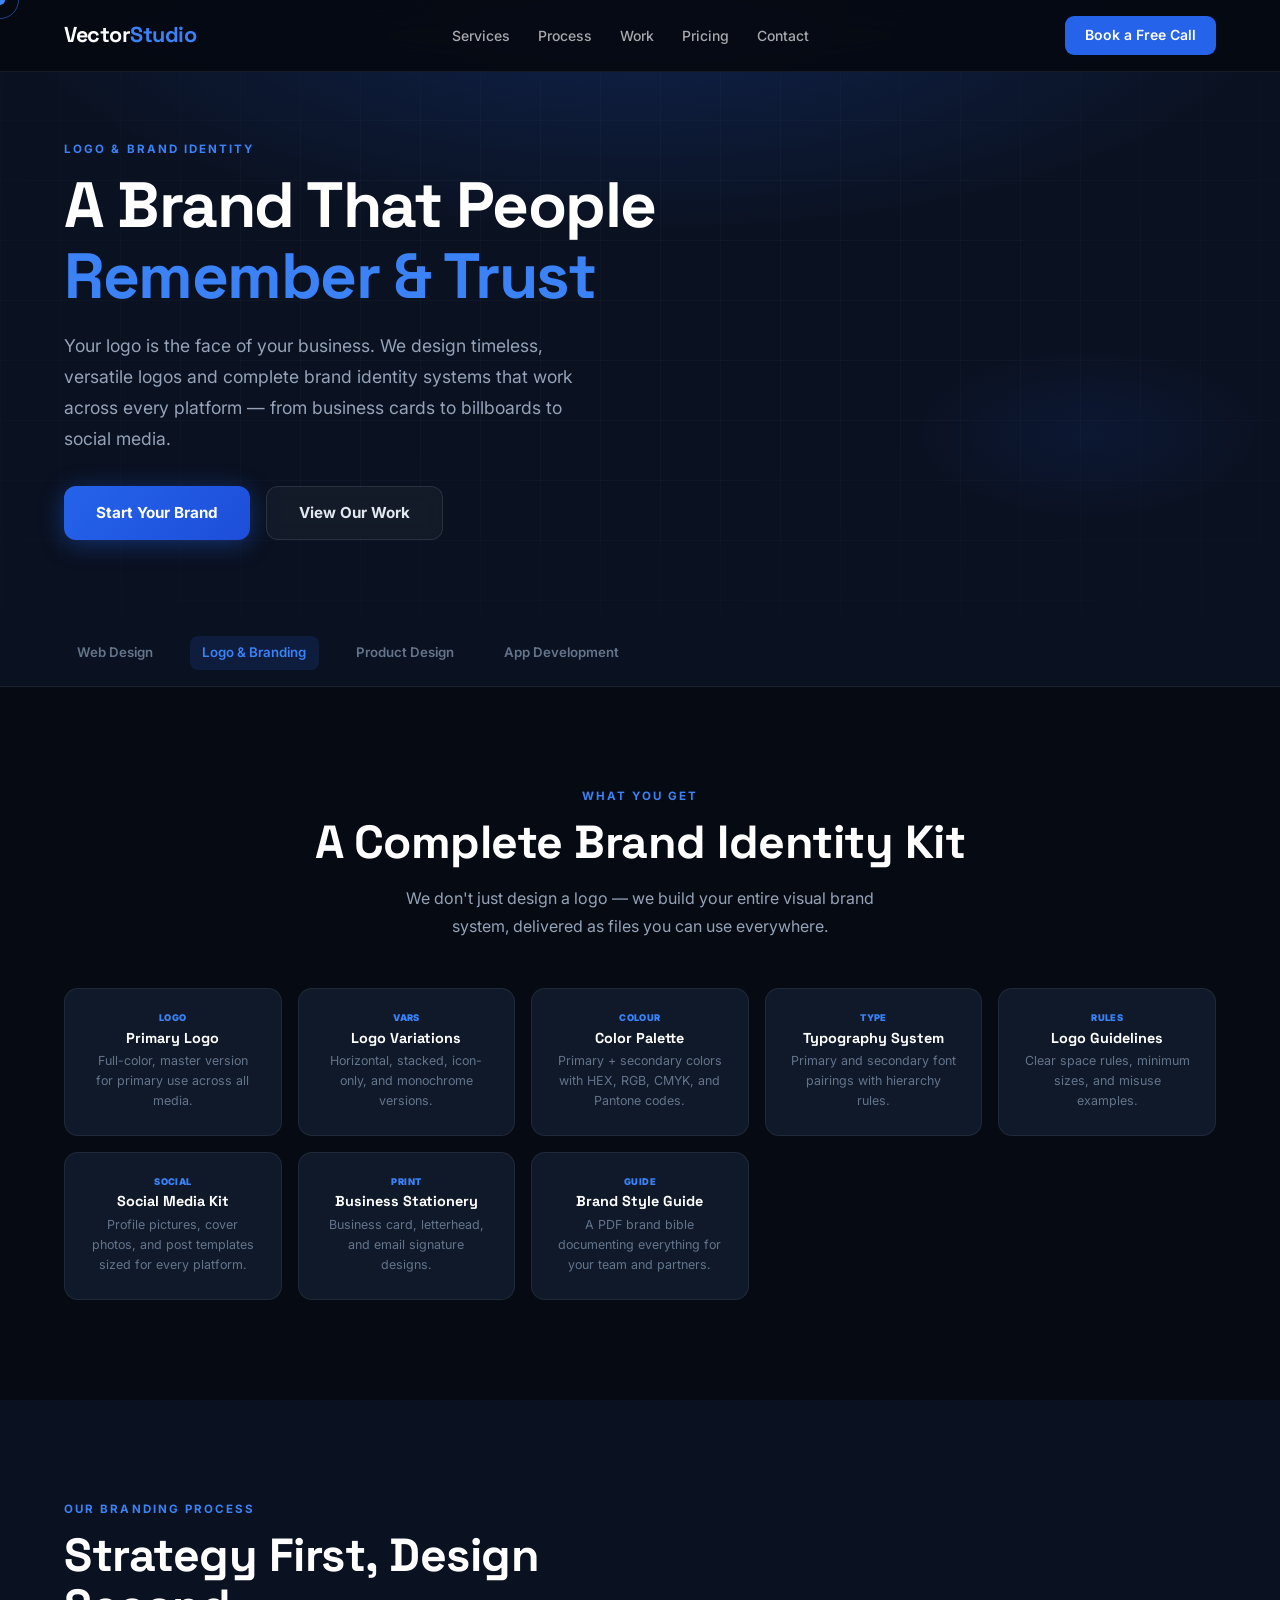
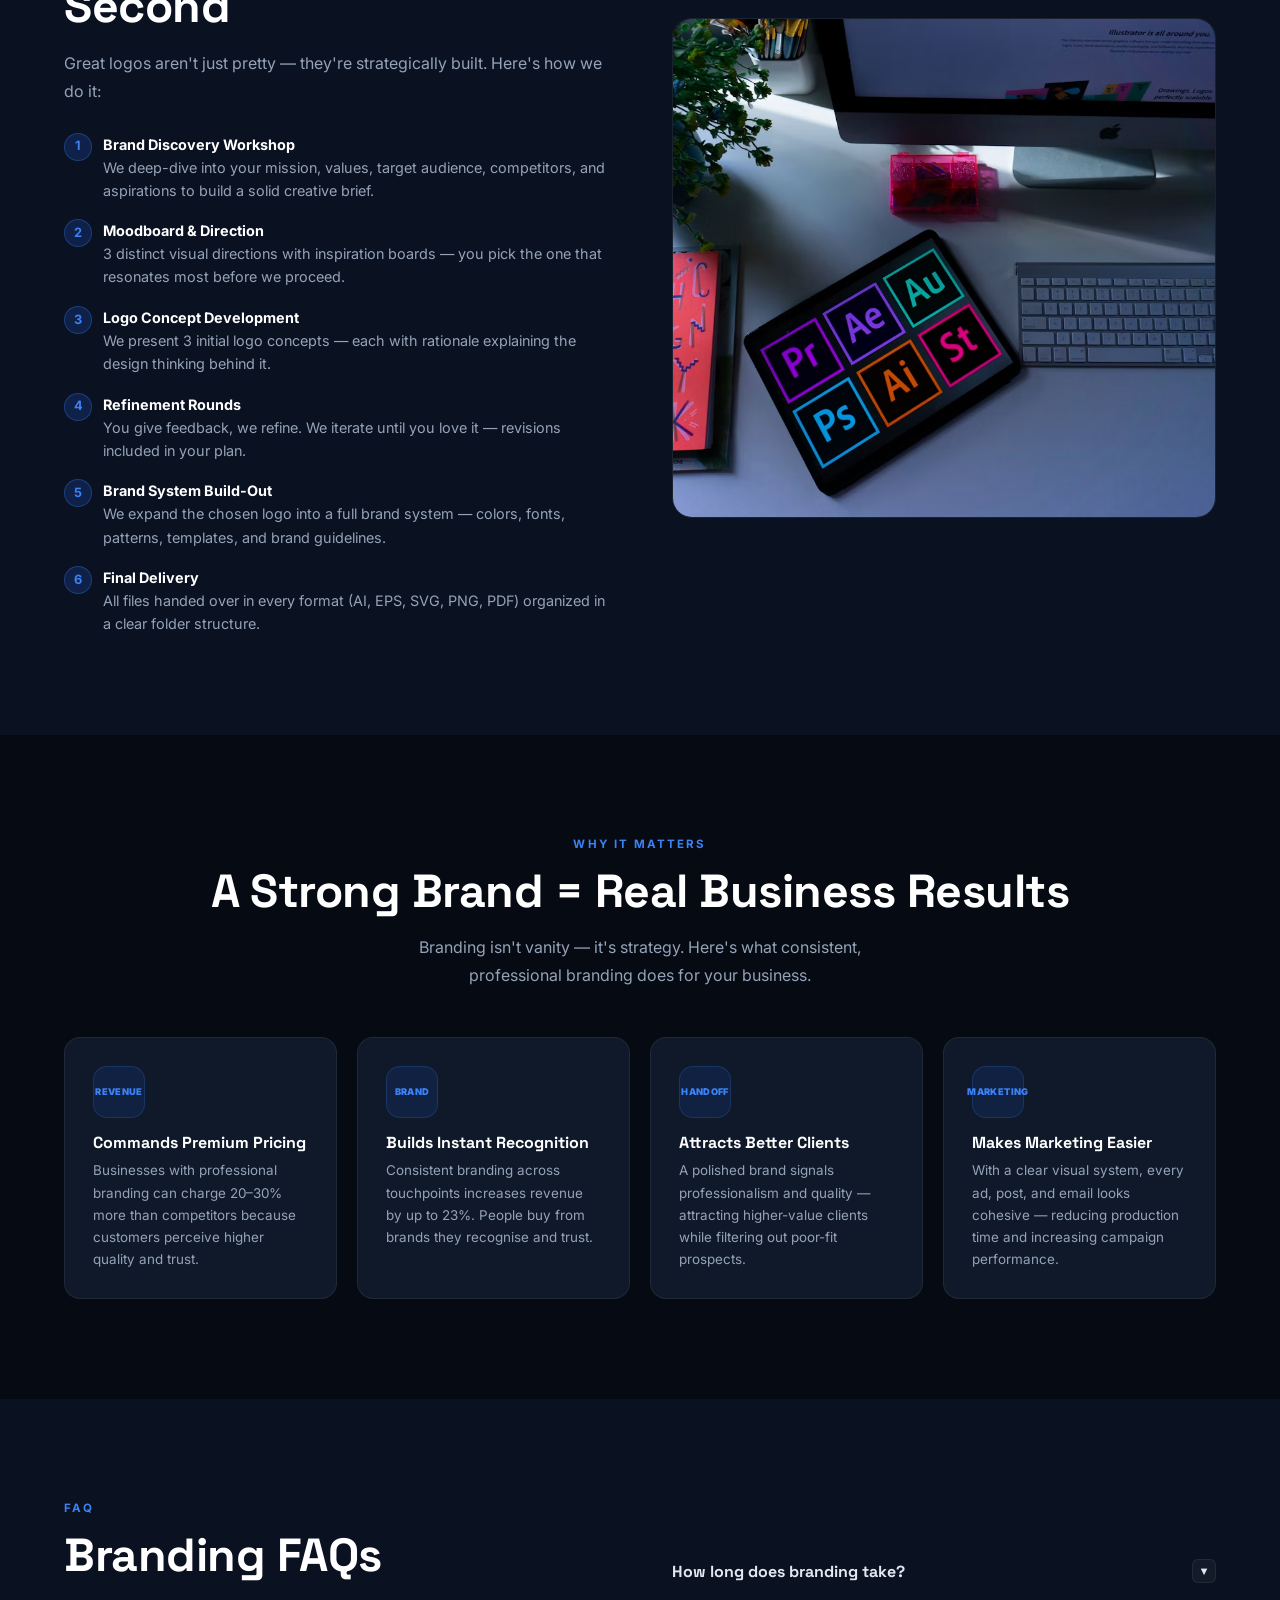
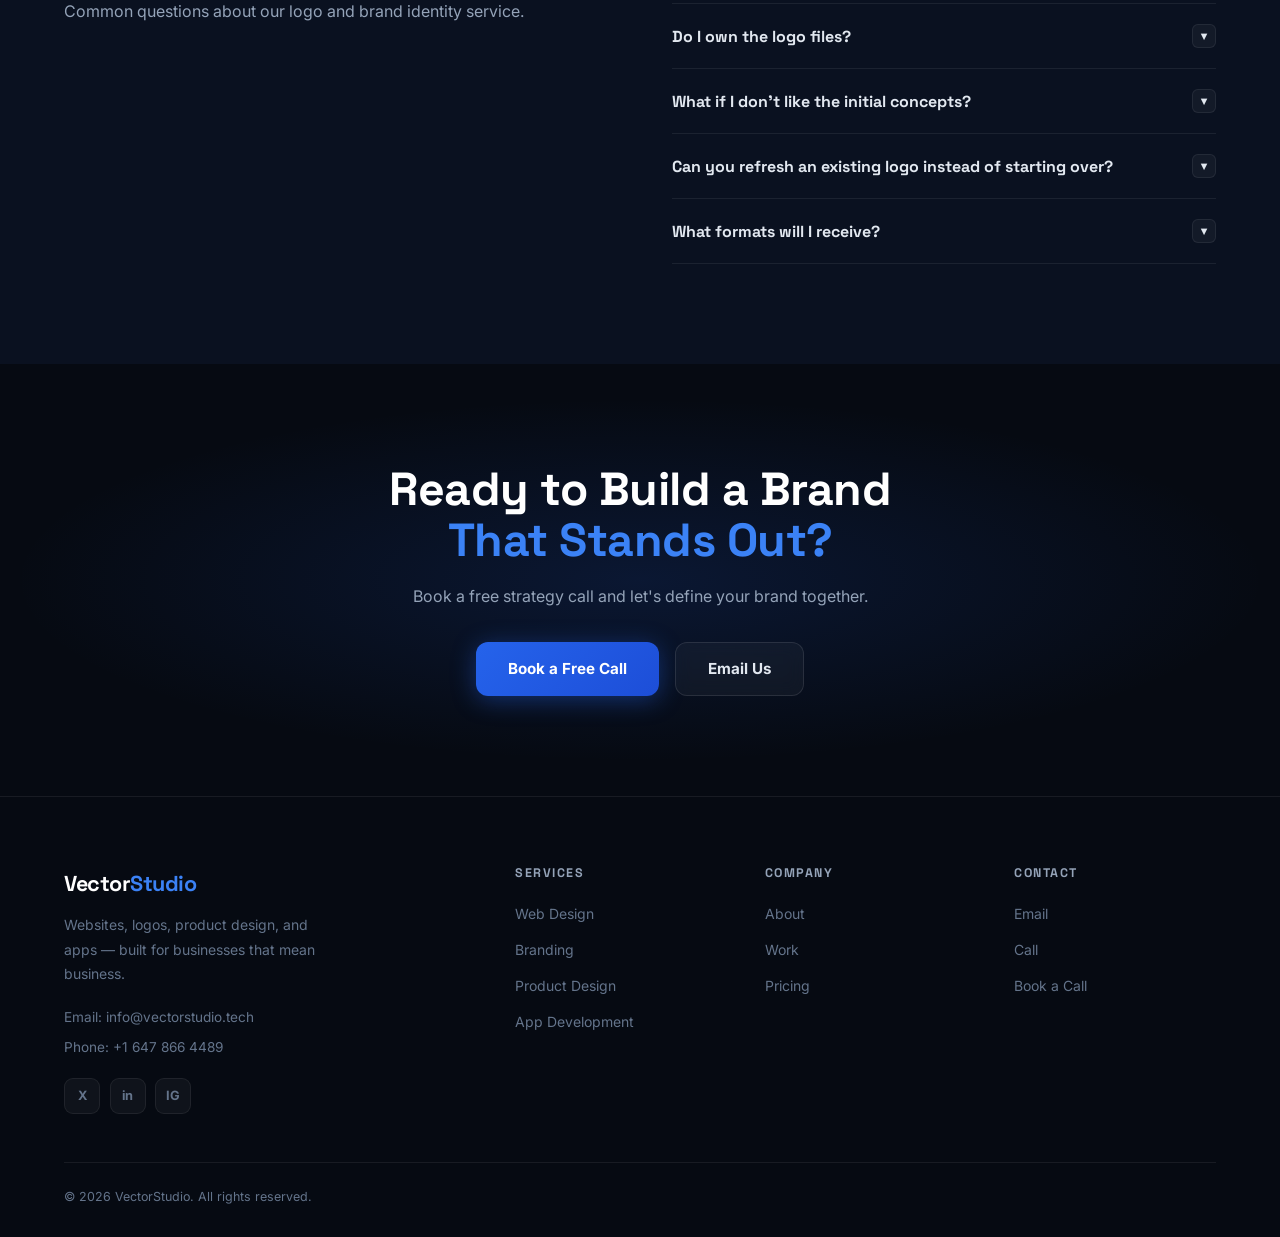
<file: branding.html>
<!DOCTYPE html>
<html lang="en">
<head>
  <meta charset="UTF-8" /><meta name="viewport" content="width=device-width, initial-scale=1.0" />
  <title>Logo & Brand Identity — VectorStudio</title>
  <meta name="description" content="Timeless logos and complete brand identity systems for businesses of every size. From concept to full brand kit." />
  <link rel="preconnect" href="https://fonts.googleapis.com" /><link rel="preconnect" href="https://fonts.gstatic.com" crossorigin />
  <link href="https://fonts.googleapis.com/css2?family=Inter:wght@300;400;500;600;700;800;900&family=Space+Grotesk:wght@400;500;600;700;800&display=swap" rel="stylesheet" />
  <link rel="stylesheet" href="style.css" />
  <style>
    #services-nav{background:var(--dark-2);border-bottom:1px solid var(--glass-border);padding:1rem 5%;display:flex;gap:1.5rem;flex-wrap:wrap;overflow-x:auto;}
    #services-nav a{color:var(--text-muted);font-size:.83rem;font-weight:600;white-space:nowrap;padding:.4rem .8rem;border-radius:8px;transition:all .2s;}
    #services-nav a:hover,#services-nav a.active{background:rgba(37,99,235,.15);color:var(--blue-light);}
    .two-col{display:grid;grid-template-columns:1fr 1fr;gap:4rem;align-items:center;}
    .two-col.flip{direction:rtl;}.two-col.flip>*{direction:ltr;}
    .service-img-full{width:100%;border-radius:20px;object-fit:cover;border:1px solid var(--glass-border);}
    .checklist{list-style:none;display:flex;flex-direction:column;gap:.65rem;margin-top:1.5rem;}
    .checklist li{display:flex;align-items:flex-start;gap:.7rem;color:var(--text-dim);font-size:.9rem;line-height:1.6;}
    .deliverables-grid{display:grid;grid-template-columns:repeat(auto-fit,minmax(180px,1fr));gap:1rem;margin-top:2.5rem;}
    .deliverable{background:var(--dark-3);border:1px solid var(--glass-border);border-radius:14px;padding:1.5rem;text-align:center;transition:all .3s;}
    .deliverable:hover{border-color:rgba(59,130,246,.3);transform:translateY(-4px);}
    .deliverable .di{font-size:2rem;margin-bottom:.6rem;}
    .deliverable h5{color:#fff;font-size:.9rem;font-weight:700;}
    .deliverable p{color:var(--text-muted);font-size:.78rem;margin-top:.3rem;}
    @media(max-width:768px){.two-col{grid-template-columns:1fr;}.two-col.flip{direction:ltr;}}
  </style>
  <meta name="robots" content="index, follow, max-snippet:-1, max-image-preview:large, max-video-preview:-1" />
  <meta property="og:type" content="website" />
  <meta property="og:site_name" content="VectorStudio" />
  <meta name="twitter:card" content="summary_large_image" />
  <meta name="twitter:site" content="@vectorstudio" />
  <meta property="og:title" content="Logo & Brand Identity Design — VectorStudio" />
  <meta property="og:description" content="Timeless logos and complete brand kits. Strategy-first design that makes your business memorable." />
  <meta property="og:url" content="https://vectorstudio.tech/branding.html" />
  <script type="application/ld+json">
  {
  "@context": "https://schema.org",
  "@graph": [
    {
      "@type": "ProfessionalService",
      "@id": "https://vectorstudio.tech/#organization",
      "name": "VectorStudio",
      "url": "https://vectorstudio.tech",
      "email": "info@vectorstudio.tech",
      "telephone": "+1-647-866-4489",
      "description": "VectorStudio is a full-service digital design studio helping businesses build websites, logos, product designs, and mobile apps starting at $109 per month.",
      "priceRange": "$$",
      "areaServed": "Worldwide",
      "serviceType": [
        "Website Design",
        "Logo Design",
        "Brand Identity",
        "UI/UX Design",
        "Mobile App Development"
      ],
      "hasOfferCatalog": {
        "@type": "OfferCatalog",
        "name": "Digital Design Services",
        "itemListElement": [
          {
            "@type": "Offer",
            "itemOffered": {
              "@type": "Service",
              "name": "Website Design and Development",
              "url": "https://vectorstudio.tech/web-design.html"
            }
          },
          {
            "@type": "Offer",
            "itemOffered": {
              "@type": "Service",
              "name": "Logo and Brand Identity Design",
              "url": "https://vectorstudio.tech/branding.html"
            }
          },
          {
            "@type": "Offer",
            "itemOffered": {
              "@type": "Service",
              "name": "Product and UI/UX Design",
              "url": "https://vectorstudio.tech/product-design.html"
            }
          },
          {
            "@type": "Offer",
            "itemOffered": {
              "@type": "Service",
              "name": "Mobile App Development",
              "url": "https://vectorstudio.tech/apps.html"
            }
          }
        ]
      }
    },
    {
      "@type": "Service",
      "name": "Logo and Brand Identity Design",
      "provider": {
        "@id": "https://vectorstudio.tech/#organization"
      },
      "url": "https://vectorstudio.tech/branding.html",
      "description": "Timeless logo design and complete brand identity systems including colour palettes, typography, brand guidelines, and social media kits.",
      "offers": {
        "@type": "Offer",
        "price": "109",
        "priceCurrency": "USD",
        "priceSpecification": {
          "@type": "UnitPriceSpecification",
          "price": "109",
          "priceCurrency": "USD",
          "unitText": "MONTH"
        }
      }
    },
    {
      "@type": "FAQPage",
      "mainEntity": [
        {
          "@type": "Question",
          "name": "How long does logo and brand identity design take?",
          "acceptedAnswer": {
            "@type": "Answer",
            "text": "A logo and basic brand kit typically takes 1 to 2 weeks. A full brand identity system including guidelines and templates takes 2 to 4 weeks."
          }
        },
        {
          "@type": "Question",
          "name": "Do I own the logo files after VectorStudio designs my logo?",
          "acceptedAnswer": {
            "@type": "Answer",
            "text": "Yes. You receive full ownership of all source files including AI, EPS, SVG, PNG, and PDF formats. VectorStudio retains no rights to your final logo."
          }
        },
        {
          "@type": "Question",
          "name": "What if I do not like the initial logo concepts?",
          "acceptedAnswer": {
            "@type": "Answer",
            "text": "VectorStudio presents 3 distinct logo concepts. If none resonate, they schedule a feedback call and create additional concepts at no extra cost."
          }
        },
        {
          "@type": "Question",
          "name": "Can VectorStudio refresh my existing logo instead of starting over?",
          "acceptedAnswer": {
            "@type": "Answer",
            "text": "Yes. VectorStudio offers logo evolution services that modernise your existing logo while retaining brand recognition."
          }
        },
        {
          "@type": "Question",
          "name": "What file formats will I receive for my logo?",
          "acceptedAnswer": {
            "@type": "Answer",
            "text": "Every logo comes in AI, EPS, SVG, PNG with transparent and white backgrounds, and PDF formats."
          }
        }
      ]
    },
    {
      "@type": "BreadcrumbList",
      "itemListElement": [
        {
          "@type": "ListItem",
          "position": 1,
          "name": "Home",
          "item": "https://vectorstudio.tech"
        },
        {
          "@type": "ListItem",
          "position": 2,
          "name": "Logo & Brand Identity",
          "item": "https://vectorstudio.tech/branding.html"
        }
      ]
    }
  ]
}
  </script>
</head>
<body>
<div id="cursor"></div><div id="cursor-ring"></div><div id="scroll-progress"></div>

<nav>
  <a href="index.html" class="logo">Vector<span>Studio</span></a>
  <ul class="nav-links">
    <li><a href="index.html#services">Services</a></li>
    <li><a href="index.html#process">Process</a></li>
    <li><a href="index.html#portfolio">Work</a></li>
    <li><a href="index.html#pricing">Pricing</a></li>
    <li><a href="index.html#contact">Contact</a></li>
  </ul>
  <div class="nav-right">
    <a href="#" class="nav-cta" data-book>Book a Free Call</a>
    <button class="hamburger" id="hamburger"><span></span><span></span><span></span></button>
  </div>
</nav>
<div class="mobile-menu" id="mobileMenu">
  <ul><li><a href="index.html">Home</a></li><li><a href="index.html#portfolio">Work</a></li><li><a href="index.html#pricing">Pricing</a></li></ul>
  <div class="mob-contact"><a href="mailto:info@vectorstudio.tech">Email: info@vectorstudio.tech</a><a href="tel:+16478664489">Phone: +1 647 866 4489</a></div>
  <a href="#" class="btn mob-cta" data-book>Book a Free Call</a>
</div>

<div class="page-hero" style="background:var(--dark-2);">
  <div class="page-hero-bg"></div><div class="page-hero-grid"></div>
  <div class="page-hero-content">
    <span class="section-label">Logo & Brand Identity</span>
    <h1>A Brand That People<br /><span style="color:var(--blue-light)">Remember & Trust</span></h1>
    <p>Your logo is the face of your business. We design timeless, versatile logos and complete brand identity systems that work across every platform — from business cards to billboards to social media.</p>
    <div class="hero-actions">
      <a href="#" class="btn btn-primary" data-book>Start Your Brand</a>
      <a href="index.html#portfolio" class="btn btn-ghost">View Our Work</a>
    </div>
  </div>
</div>

<div id="services-nav">
  <a href="web-design.html">Web Design</a>
  <a href="branding.html" class="active">Logo & Branding</a>
  <a href="product-design.html">Product Design</a>
  <a href="apps.html">App Development</a>
</div>

<!-- Deliverables -->
<section style="background:var(--dark);">
  <div class="centered reveal" style="margin-bottom:3rem;">
    <span class="section-label">What You Get</span>
    <h2 class="section-title">A Complete Brand Identity Kit</h2>
    <p class="section-sub">We don't just design a logo — we build your entire visual brand system, delivered as files you can use everywhere.</p>
  </div>
  <div class="deliverables-grid">
    <div class="deliverable reveal delay-1"><div class="di">Logo</div><h5>Primary Logo</h5><p>Full-color, master version for primary use across all media.</p></div>
    <div class="deliverable reveal delay-2"><div class="di">Vars</div><h5>Logo Variations</h5><p>Horizontal, stacked, icon-only, and monochrome versions.</p></div>
    <div class="deliverable reveal delay-3"><div class="di">Colour</div><h5>Color Palette</h5><p>Primary + secondary colors with HEX, RGB, CMYK, and Pantone codes.</p></div>
    <div class="deliverable reveal delay-4"><div class="di">Type</div><h5>Typography System</h5><p>Primary and secondary font pairings with hierarchy rules.</p></div>
    <div class="deliverable reveal delay-1"><div class="di">Rules</div><h5>Logo Guidelines</h5><p>Clear space rules, minimum sizes, and misuse examples.</p></div>
    <div class="deliverable reveal delay-2"><div class="di">Social</div><h5>Social Media Kit</h5><p>Profile pictures, cover photos, and post templates sized for every platform.</p></div>
    <div class="deliverable reveal delay-3"><div class="di">Print</div><h5>Business Stationery</h5><p>Business card, letterhead, and email signature designs.</p></div>
    <div class="deliverable reveal delay-4"><div class="di">Guide</div><h5>Brand Style Guide</h5><p>A PDF brand bible documenting everything for your team and partners.</p></div>
  </div>
</section>

<!-- Process -->
<section style="background:var(--dark-2);">
  <div class="two-col">
    <div class="reveal-left">
      <span class="section-label">Our Branding Process</span>
      <h2 class="section-title">Strategy First, Design Second</h2>
      <p class="section-sub" style="max-width:100%">Great logos aren't just pretty — they're strategically built. Here's how we do it:</p>
      <ul class="checklist" style="gap:1.1rem;margin-top:1.75rem">
        <li><div class="check" style="background:rgba(37,99,235,.2);min-width:28px;width:28px;height:28px;font-size:.8rem">1</div><div><strong style="color:#fff">Brand Discovery Workshop</strong><br/>We deep-dive into your mission, values, target audience, competitors, and aspirations to build a solid creative brief.</div></li>
        <li><div class="check" style="background:rgba(37,99,235,.2);min-width:28px;width:28px;height:28px;font-size:.8rem">2</div><div><strong style="color:#fff">Moodboard & Direction</strong><br/>3 distinct visual directions with inspiration boards — you pick the one that resonates most before we proceed.</div></li>
        <li><div class="check" style="background:rgba(37,99,235,.2);min-width:28px;width:28px;height:28px;font-size:.8rem">3</div><div><strong style="color:#fff">Logo Concept Development</strong><br/>We present 3 initial logo concepts — each with rationale explaining the design thinking behind it.</div></li>
        <li><div class="check" style="background:rgba(37,99,235,.2);min-width:28px;width:28px;height:28px;font-size:.8rem">4</div><div><strong style="color:#fff">Refinement Rounds</strong><br/>You give feedback, we refine. We iterate until you love it — revisions included in your plan.</div></li>
        <li><div class="check" style="background:rgba(37,99,235,.2);min-width:28px;width:28px;height:28px;font-size:.8rem">5</div><div><strong style="color:#fff">Brand System Build-Out</strong><br/>We expand the chosen logo into a full brand system — colors, fonts, patterns, templates, and brand guidelines.</div></li>
        <li><div class="check" style="background:rgba(37,99,235,.2);min-width:28px;width:28px;height:28px;font-size:.8rem">6</div><div><strong style="color:#fff">Final Delivery</strong><br/>All files handed over in every format (AI, EPS, SVG, PNG, PDF) organized in a clear folder structure.</div></li>
      </ul>
    </div>
    <div class="reveal-right">
      <img src="images/branding-logo.jpg" alt="Branding work" class="service-img-full" style="height:500px" onerror="this.onerror=null;this.src='https://images.unsplash.com/photo-1626785774573-4b799315345d?w=1200&q=80&auto=format&fit=crop'" />
    </div>
  </div>
</section>

<!-- Why brand matters -->
<section style="background:var(--dark);">
  <div class="centered reveal" style="margin-bottom:3rem;">
    <span class="section-label">Why It Matters</span>
    <h2 class="section-title">A Strong Brand = Real Business Results</h2>
    <p class="section-sub">Branding isn't vanity — it's strategy. Here's what consistent, professional branding does for your business.</p>
  </div>
  <div class="features-grid">
    <div class="feature-item reveal delay-1"><div class="feature-icon">Revenue</div><h4>Commands Premium Pricing</h4><p>Businesses with professional branding can charge 20–30% more than competitors because customers perceive higher quality and trust.</p></div>
    <div class="feature-item reveal delay-2"><div class="feature-icon">Brand</div><h4>Builds Instant Recognition</h4><p>Consistent branding across touchpoints increases revenue by up to 23%. People buy from brands they recognise and trust.</p></div>
    <div class="feature-item reveal delay-3"><div class="feature-icon">Handoff</div><h4>Attracts Better Clients</h4><p>A polished brand signals professionalism and quality — attracting higher-value clients while filtering out poor-fit prospects.</p></div>
    <div class="feature-item reveal delay-4"><div class="feature-icon">Marketing</div><h4>Makes Marketing Easier</h4><p>With a clear visual system, every ad, post, and email looks cohesive — reducing production time and increasing campaign performance.</p></div>
  </div>
</section>

<!-- FAQ -->
<section style="background:var(--dark-2);">
  <div class="two-col" style="gap:4rem;align-items:start;">
    <div class="reveal-left">
      <span class="section-label">FAQ</span>
      <h2 class="section-title">Branding FAQs</h2>
      <p class="section-sub" style="max-width:100%">Common questions about our logo and brand identity service.</p>
    </div>
    <div class="faq-list reveal-right">
      <div class="faq-item"><button class="faq-q">How long does branding take? <span class="faq-chevron">▼</span></button><div class="faq-a">A logo + basic brand kit typically takes 1–2 weeks. A full brand identity system (logo, guidelines, templates, stationery) takes 2–4 weeks. Rush delivery is available.</div></div>
      <div class="faq-item"><button class="faq-q">Do I own the logo files? <span class="faq-chevron">▼</span></button><div class="faq-a">Yes — full ownership, fully transferred. You receive all source files (AI, EPS, SVG, PNG, PDF) and retain all rights. We retain no claim to your final logo.</div></div>
      <div class="faq-item"><button class="faq-q">What if I don't like the initial concepts? <span class="faq-chevron">▼</span></button><div class="faq-a">We present 3 distinct concepts. If none resonate, we schedule a feedback call and create additional concepts. We don't stop until you're genuinely excited about the direction.</div></div>
      <div class="faq-item"><button class="faq-q">Can you refresh an existing logo instead of starting over? <span class="faq-chevron">▼</span></button><div class="faq-a">Absolutely. Logo evolution (retaining recognisability while modernizing) is often the right move. We'll assess your current brand and recommend the right approach.</div></div>
      <div class="faq-item"><button class="faq-q">What formats will I receive? <span class="faq-chevron">▼</span></button><div class="faq-a">Every logo comes in: AI (editable), EPS (print), SVG (web/scalable), PNG (transparent + white background), and PDF. You'll have the right file for every use case.</div></div>
    </div>
  </div>
</section>

<section style="background:var(--dark);text-align:center;position:relative;overflow:hidden;">
  <div style="position:absolute;inset:0;background:radial-gradient(ellipse 70% 60% at 50% 50%,rgba(37,99,235,.15) 0%,transparent 70%);pointer-events:none;"></div>
  <h2 class="section-title reveal" style="position:relative;">Ready to Build a Brand<br /><span style="color:var(--blue-light)">That Stands Out?</span></h2>
  <p class="section-sub reveal" style="margin:0 auto 2rem;position:relative;">Book a free strategy call and let's define your brand together.</p>
  <div class="hero-actions centered-actions reveal" style="justify-content:center;position:relative;">
    <a href="#" class="btn btn-primary" data-book>Book a Free Call</a>
    <a href="mailto:info@vectorstudio.tech" class="btn btn-ghost">Email Us</a>
  </div>
</section>

<footer>
  <div class="footer-grid">
    <div class="footer-brand"><a href="index.html" class="logo">Vector<span>Studio</span></a><p>Websites, logos, product design, and apps — built for businesses that mean business.</p><div class="footer-contact"><a href="mailto:info@vectorstudio.tech">Email: info@vectorstudio.tech</a><a href="tel:+16478664489">Phone: +1 647 866 4489</a></div><div class="social-links"><a href="#" class="social-link">X</a><a href="#" class="social-link">in</a><a href="#" class="social-link">IG</a></div></div>
    <div class="footer-col"><h5>Services</h5><ul><li><a href="web-design.html">Web Design</a></li><li><a href="branding.html">Branding</a></li><li><a href="product-design.html">Product Design</a></li><li><a href="apps.html">App Development</a></li></ul></div>
    <div class="footer-col"><h5>Company</h5><ul><li><a href="index.html#why">About</a></li><li><a href="index.html#portfolio">Work</a></li><li><a href="index.html#pricing">Pricing</a></li></ul></div>
    <div class="footer-col"><h5>Contact</h5><ul><li><a href="mailto:info@vectorstudio.tech">Email</a></li><li><a href="tel:+16478664489">Call</a></li><li><a href="#" data-book>Book a Call</a></li></ul></div>
  </div>
  <div class="footer-bottom"><p>© 2026 VectorStudio. All rights reserved.</p></div>
</footer>

<div class="modal-backdrop" id="bookingModal">
  <div class="modal" role="dialog" aria-modal="true">
    <button class="modal-close">&times;</button>
    <div id="formBody">
      <h3>Book Your Free Discovery Call</h3>
      <p class="modal-sub">Tell us about your brand and we'll confirm your slot within 24 hours.</p>
      <form id="bookingForm">
        <input type="text" name="_honey" style="display:none"/>
        <div class="form-grid">
          <div class="form-group"><label>Full Name *</label><input type="text" name="Full Name" placeholder="Jane Smith" required/></div>
          <div class="form-group"><label>Email *</label><input type="email" name="Email" placeholder="jane@company.com" required/></div>
          <div class="form-group"><label>Phone</label><input type="tel" name="Phone" placeholder="+1 000 000 0000"/></div>
          <div class="form-group"><label>Business Name *</label><input type="text" name="Business Name" placeholder="Acme Corp" required/></div>
          <div class="form-group full"><label>Service Needed</label><select name="Service Needed"><option>Logo & Brand Identity</option><option>Website Design</option><option>Full Package</option></select></div>
          <div class="form-group full"><label>Project Details</label><textarea name="Project Details" placeholder="Tell us about your brand, industry, target audience…"></textarea></div>
          <div class="form-group"><label>Preferred Date *</label><input type="date" name="Preferred Date" required/></div>
          <div class="form-group"><label>Preferred Time *</label><select name="Preferred Time" required><option value="" disabled selected>Choose…</option><option>Morning 9AM–12PM</option><option>Afternoon 12PM–5PM</option><option>Evening 5PM–7PM</option></select></div>
        </div>
        <button type="submit" class="btn-submit" id="submitBtn">Book My Appointment</button>
      </form>
    </div>
    <div class="form-success" id="formSuccess"><div class="success-icon">OK</div><h4>You're booked in!</h4><p>We'll confirm at <strong>info@vectorstudio.tech</strong> within 24 hours.</p></div>
  </div>
</div>
<script src="script.js"></script>
</body>
</html>
</file>
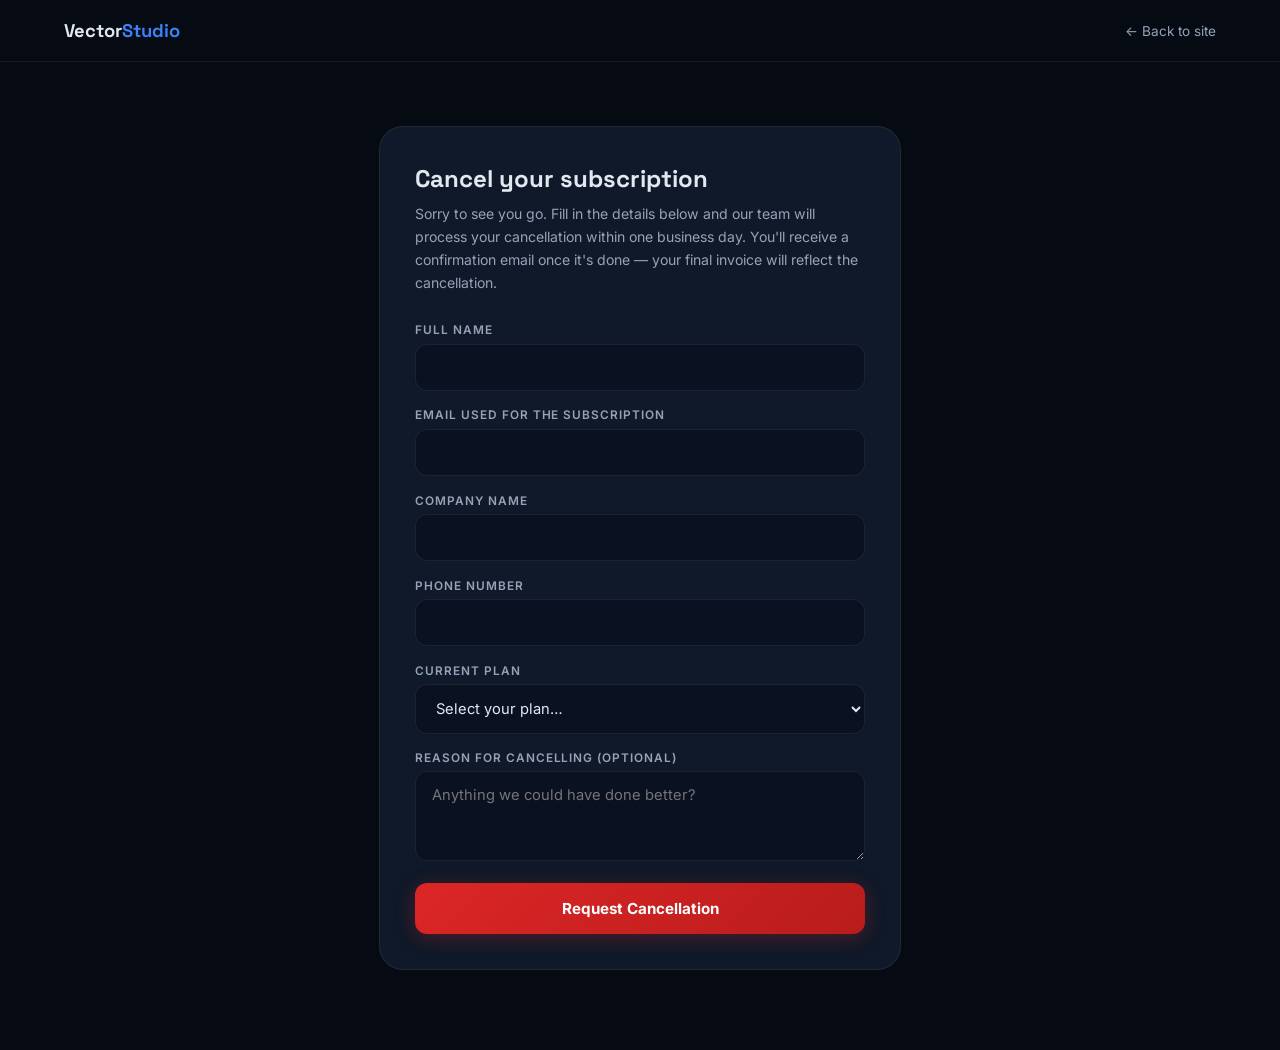
<file: cancel.html>
<!DOCTYPE html>
<html lang="en">
<head>
<meta charset="UTF-8" />
<meta name="viewport" content="width=device-width, initial-scale=1.0" />
<title>Cancel Subscription — VectorStudio</title>
<meta name="description" content="Request cancellation of your VectorStudio subscription. Our team will process it within one business day." />
<link rel="preconnect" href="https://fonts.googleapis.com" />
<link rel="preconnect" href="https://fonts.gstatic.com" crossorigin />
<link href="https://fonts.googleapis.com/css2?family=Inter:wght@300;400;500;600;700;800&family=Space+Grotesk:wght@500;700;800&display=swap" rel="stylesheet" />
<style>
:root{
  --blue:#2563eb; --blue-light:#3b82f6;
  --dark:#060a12; --dark-2:#0a1120; --dark-3:#0f1929;
  --glass-border:rgba(255,255,255,.07);
  --text:#e2e8f0; --text-muted:#64748b; --text-dim:#94a3b8;
}
*,*::before,*::after{box-sizing:border-box;margin:0;padding:0}
body{font-family:'Inter',sans-serif;background:var(--dark);color:var(--text);min-height:100vh}
.topbar{display:flex;align-items:center;justify-content:space-between;padding:1.2rem clamp(1.2rem,5vw,4rem);border-bottom:1px solid var(--glass-border)}
.logo{font-family:'Space Grotesk',sans-serif;font-weight:800;font-size:1.15rem;text-decoration:none;color:var(--text)}
.logo span{color:var(--blue-light)}
.back{font-size:.85rem;color:var(--text-dim);text-decoration:none}
.back:hover{color:#fff}
.wrap{max-width:560px;margin:0 auto;padding:clamp(2rem,6vw,4rem) 1.2rem 5rem}
.panel{background:var(--dark-3);border:1px solid var(--glass-border);border-radius:24px;padding:2.2rem}
h1{font-family:'Space Grotesk',sans-serif;font-size:1.5rem;font-weight:800;margin-bottom:.5rem}
.sub{color:var(--text-dim);font-size:.88rem;line-height:1.65;margin-bottom:1.8rem}
label{display:block;font-size:.74rem;font-weight:600;text-transform:uppercase;letter-spacing:.08em;color:var(--text-dim);margin-bottom:.4rem}
.field{margin-bottom:1.1rem}
input,select,textarea{width:100%;padding:.85rem 1rem;border-radius:12px;border:1px solid var(--glass-border);background:var(--dark-2);color:var(--text);font-family:'Inter',sans-serif;font-size:.92rem}
input:focus,select:focus,textarea:focus{outline:none;border-color:rgba(59,130,246,.55)}
textarea{resize:vertical;min-height:90px}
.btn{width:100%;padding:1rem;border:none;border-radius:12px;cursor:pointer;font-family:'Inter',sans-serif;font-size:.95rem;font-weight:700;color:#fff;background:linear-gradient(135deg,#dc2626,#b91c1c);box-shadow:0 4px 20px rgba(220,38,38,.3);transition:all .3s}
.btn:hover{box-shadow:0 8px 30px rgba(220,38,38,.45);transform:translateY(-2px)}
.btn:disabled{opacity:.6;cursor:wait;transform:none}
.success{display:none;text-align:center;padding:1.5rem 0}
.success h2{font-family:'Space Grotesk',sans-serif;font-size:1.3rem;margin:.8rem 0 .5rem}
.success p{color:var(--text-dim);font-size:.88rem;line-height:1.65}
.tick{width:56px;height:56px;border-radius:50%;background:rgba(34,197,94,.15);border:1px solid rgba(34,197,94,.4);display:flex;align-items:center;justify-content:center;margin:0 auto;font-size:1.6rem}
.err{display:none;background:rgba(220,38,38,.12);border:1px solid rgba(220,38,38,.35);color:#fca5a5;border-radius:12px;padding:.8rem 1rem;font-size:.84rem;margin-bottom:1rem}
</style>
</head>
<body>

<div class="topbar">
  <a class="logo" href="index.html">Vector<span>Studio</span></a>
  <a class="back" href="index.html#pricing">&larr; Back to site</a>
</div>

<div class="wrap">
  <div class="panel">
    <div id="formView">
      <h1>Cancel your subscription</h1>
      <p class="sub">Sorry to see you go. Fill in the details below and our team will process your cancellation within one business day. You'll receive a confirmation email once it's done — your final invoice will reflect the cancellation.</p>

      <div class="err" id="errBox">Something went wrong sending your request. Please email us directly at info@vectorstudio.tech.</div>

      <form id="cancelForm">
        <div class="field">
          <label for="name">Full name</label>
          <input type="text" id="name" name="name" required />
        </div>
        <div class="field">
          <label for="email">Email used for the subscription</label>
          <input type="email" id="email" name="email" required />
        </div>
        <div class="field">
          <label for="company">Company name</label>
          <input type="text" id="company" name="company" required />
        </div>
        <div class="field">
          <label for="phone">Phone number</label>
          <input type="tel" id="phone" name="phone" required />
        </div>
        <div class="field">
          <label for="plan">Current plan</label>
          <select id="plan" name="plan" required>
            <option value="">Select your plan…</option>
            <option>Starter — $199/mo</option>
            <option>Growth — $799/mo</option>
            <option>Enterprise — Custom</option>
          </select>
        </div>
        <div class="field">
          <label for="reason">Reason for cancelling (optional)</label>
          <textarea id="reason" name="reason" placeholder="Anything we could have done better?"></textarea>
        </div>
        <button type="submit" class="btn" id="sendBtn">Request Cancellation</button>
      </form>
    </div>

    <div class="success" id="successView">
      <div class="tick">✓</div>
      <h2>Cancellation request received</h2>
      <p>Our team has been notified and will process your cancellation within one business day. You'll get a confirmation email at the address you provided once it's complete.</p>
    </div>
  </div>
</div>

<script>
/* ════════ CONFIG — use the same Web3Forms key as subscribe.html ════════ */
const WEB3FORMS_KEY = "c9593d9c-79ef-4fe8-b29d-f6269bd4f9b8";
/* ═══════════════════════════════════════════════════════════════════════ */

document.getElementById("cancelForm").addEventListener("submit", async e => {
  e.preventDefault();
  const f = e.target, btn = document.getElementById("sendBtn"), err = document.getElementById("errBox");
  err.style.display = "none";
  btn.disabled = true;
  btn.textContent = "Sending…";

  try {
    const res = await fetch("https://api.web3forms.com/submit", {
      method: "POST",
      headers: { "Content-Type": "application/json", "Accept": "application/json" },
      body: JSON.stringify({
        access_key: WEB3FORMS_KEY,
        subject: `🔴 Cancellation request — ${f.plan.value} — ${f.name.value}`,
        from_name: "VectorStudio Cancellations",
        Name: f.name.value,
        Email: f.email.value,
        "Company name": f.company.value,
        "Phone number": f.phone.value,
        Plan: f.plan.value,
        Reason: f.reason.value || "(not given)",
        "Requested at": new Date().toLocaleString("en-CA", { timeZone: "America/Toronto" }),
        "ACTION NEEDED": "Cancel this customer's subscription in the Stripe dashboard, then email them a confirmation."
      })
    });
    const data = await res.json();
    if (!data.success) throw new Error();
    document.getElementById("formView").style.display = "none";
    document.getElementById("successView").style.display = "block";
  } catch (_) {
    err.style.display = "block";
    btn.disabled = false;
    btn.textContent = "Request Cancellation";
  }
});
</script>
</body>
</html>
</file>
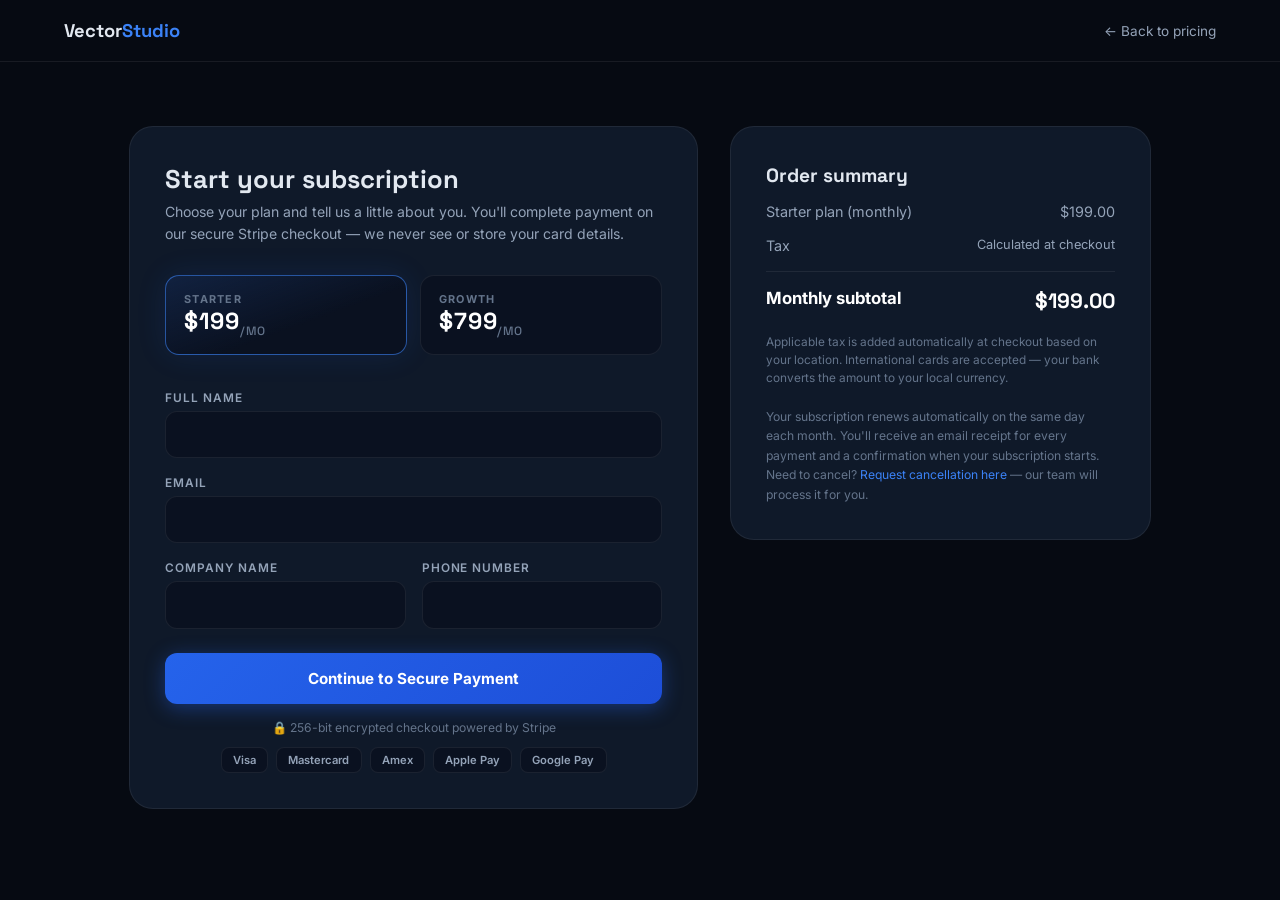
<file: subscribe.html>
<!DOCTYPE html>
<html lang="en">
<head>
<meta charset="UTF-8" />
<meta name="viewport" content="width=device-width, initial-scale=1.0" />
<title>Subscribe — VectorStudio</title>
<meta name="description" content="Start your VectorStudio subscription. Secure checkout with card, Apple Pay, or Google Pay." />
<link rel="preconnect" href="https://fonts.googleapis.com" />
<link rel="preconnect" href="https://fonts.gstatic.com" crossorigin />
<link href="https://fonts.googleapis.com/css2?family=Inter:wght@300;400;500;600;700;800;900&family=Space+Grotesk:wght@400;500;600;700;800&display=swap" rel="stylesheet" />
<style>
:root{
  --blue:#2563eb; --blue-light:#3b82f6; --blue-glow:rgba(59,130,246,.4);
  --dark:#060a12; --dark-2:#0a1120; --dark-3:#0f1929; --dark-4:#182234;
  --glass:rgba(255,255,255,.04); --glass-border:rgba(255,255,255,.07);
  --text:#e2e8f0; --text-muted:#64748b; --text-dim:#94a3b8; --radius:16px;
}
*,*::before,*::after{box-sizing:border-box;margin:0;padding:0}
html{scroll-behavior:smooth;font-size:16px}
body{font-family:'Inter',sans-serif;background:var(--dark);color:var(--text);min-height:100vh}
a{color:inherit}

/* top bar */
.topbar{display:flex;align-items:center;justify-content:space-between;padding:1.2rem clamp(1.2rem,5vw,4rem);border-bottom:1px solid var(--glass-border)}
.logo{font-family:'Space Grotesk',sans-serif;font-weight:800;font-size:1.15rem;text-decoration:none}
.logo span{color:var(--blue-light)}
.back{font-size:.85rem;color:var(--text-dim);text-decoration:none;transition:color .3s}
.back:hover{color:#fff}

/* layout */
.wrap{max-width:1060px;margin:0 auto;padding:clamp(2rem,5vw,4rem) 1.2rem 5rem;display:grid;grid-template-columns:1.15fr .85fr;gap:2rem;align-items:start}
@media(max-width:840px){.wrap{grid-template-columns:1fr}}

.panel{background:var(--dark-3);border:1px solid var(--glass-border);border-radius:24px;padding:2.2rem}
h1{font-family:'Space Grotesk',sans-serif;font-size:1.6rem;font-weight:800;margin-bottom:.4rem}
.sub{color:var(--text-dim);font-size:.88rem;margin-bottom:1.8rem;line-height:1.6}

/* plan picker */
.plans{display:grid;grid-template-columns:1fr 1fr;gap:.8rem;margin-bottom:1.8rem}
.plan{border:1px solid var(--glass-border);border-radius:14px;padding:1rem 1.1rem;cursor:pointer;background:var(--dark-2);transition:all .3s;position:relative}
.plan input{position:absolute;opacity:0}
.plan.active{border-color:rgba(59,130,246,.6);background:linear-gradient(160deg,rgba(37,99,235,.12),var(--dark-2) 60%);box-shadow:0 0 30px rgba(37,99,235,.12)}
.plan-tier{font-size:.68rem;font-weight:700;text-transform:uppercase;letter-spacing:.12em;color:var(--text-muted)}
.plan-price{font-family:'Space Grotesk',sans-serif;font-size:1.45rem;font-weight:800;color:#fff}
.plan-price sub{font-size:.75rem;font-weight:500;color:var(--text-muted)}

/* form */
label{display:block;font-size:.74rem;font-weight:600;text-transform:uppercase;letter-spacing:.08em;color:var(--text-dim);margin-bottom:.4rem}
.field{margin-bottom:1.1rem}
input[type=text],input[type=email],input[type=tel]{
  width:100%;padding:.85rem 1rem;border-radius:12px;border:1px solid var(--glass-border);
  background:var(--dark-2);color:var(--text);font-family:'Inter',sans-serif;font-size:.92rem;transition:border-color .3s;
}
input:focus{outline:none;border-color:rgba(59,130,246,.55)}
.row{display:grid;grid-template-columns:1fr 1fr;gap:1rem}
@media(max-width:520px){.row{grid-template-columns:1fr}}

.btn-pay{width:100%;padding:1rem;border:none;border-radius:12px;cursor:pointer;
  font-family:'Inter',sans-serif;font-size:.95rem;font-weight:700;color:#fff;
  background:linear-gradient(135deg,#2563eb,#1d4ed8);box-shadow:0 4px 20px rgba(37,99,235,.4);transition:all .3s;margin-top:.4rem}
.btn-pay:hover{box-shadow:0 8px 34px rgba(37,99,235,.6);transform:translateY(-2px)}
.btn-pay:disabled{opacity:.6;cursor:wait;transform:none}

.secure{display:flex;align-items:center;gap:.5rem;justify-content:center;margin-top:1rem;font-size:.76rem;color:var(--text-muted)}
.paymethods{display:flex;gap:.5rem;justify-content:center;margin-top:.8rem;flex-wrap:wrap}
.paymethods span{font-size:.7rem;font-weight:600;color:var(--text-dim);border:1px solid var(--glass-border);border-radius:8px;padding:.3rem .7rem;background:var(--dark-2)}

/* summary */
.summary{position:sticky;top:1.5rem}
.sum-row{display:flex;justify-content:space-between;font-size:.9rem;color:var(--text-dim);padding:.55rem 0}
.sum-row.total{border-top:1px solid var(--glass-border);margin-top:.5rem;padding-top:1rem;color:#fff;font-weight:700;font-size:1.05rem}
.sum-row.total .amt{font-family:'Space Grotesk',sans-serif;font-size:1.3rem}
.note{font-size:.76rem;color:var(--text-muted);line-height:1.6;margin-top:1.2rem}
.note a{color:var(--blue-light);text-decoration:none}
.err{display:none;background:rgba(220,38,38,.12);border:1px solid rgba(220,38,38,.35);color:#fca5a5;border-radius:12px;padding:.8rem 1rem;font-size:.84rem;margin-bottom:1rem}
</style>
</head>
<body>

<div class="topbar">
  <a class="logo" href="index.html">Vector<span>Studio</span></a>
  <a class="back" href="index.html#pricing">&larr; Back to pricing</a>
</div>

<div class="wrap">

  <!-- LEFT: form -->
  <div class="panel">
    <h1>Start your subscription</h1>
    <p class="sub">Choose your plan and tell us a little about you. You'll complete payment on our secure Stripe checkout — we never see or store your card details.</p>

    <div class="err" id="errBox">Please fill in all fields before continuing.</div>

    <form id="subForm">
      <div class="plans" id="planPicker">
        <label class="plan active" data-plan="starter">
          <input type="radio" name="plan" value="starter" checked />
          <div class="plan-tier">Starter</div>
          <div class="plan-price">$199<sub>/mo</sub></div>
        </label>
        <label class="plan" data-plan="growth">
          <input type="radio" name="plan" value="growth" />
          <div class="plan-tier">Growth</div>
          <div class="plan-price">$799<sub>/mo</sub></div>
        </label>
      </div>

      <div class="field">
        <label for="name">Full name</label>
        <input type="text" id="name" name="name" autocomplete="name" required />
      </div>
      <div class="field">
        <label for="email">Email</label>
        <input type="email" id="email" name="email" autocomplete="email" required />
      </div>
      <div class="row">
        <div class="field">
          <label for="company">Company name</label>
          <input type="text" id="company" name="company" autocomplete="organization" required />
        </div>
        <div class="field">
          <label for="phone">Phone number</label>
          <input type="tel" id="phone" name="phone" autocomplete="tel" required />
        </div>
      </div>

      <button type="submit" class="btn-pay" id="payBtn">Continue to Secure Payment</button>
      <div class="secure">🔒 256-bit encrypted checkout powered by Stripe</div>
      <div class="paymethods">
        <span>Visa</span><span>Mastercard</span><span>Amex</span><span>Apple Pay</span><span>Google Pay</span>
      </div>
    </form>
  </div>

  <!-- RIGHT: order summary -->
  <div class="panel summary">
    <h1 style="font-size:1.2rem;">Order summary</h1>
    <div class="sum-row"><span id="sumPlanName">Starter plan (monthly)</span><span id="sumSubtotal">$199.00</span></div>
    <div class="sum-row"><span>Tax</span><span style="font-size:.8rem;">Calculated at checkout</span></div>
    <div class="sum-row total"><span>Monthly subtotal</span><span class="amt" id="sumTotal">$199.00</span></div>
    <p style="font-size:.74rem;color:var(--text-muted);margin-top:.6rem;line-height:1.55;">Applicable tax is added automatically at checkout based on your location. International cards are accepted — your bank converts the amount to your local currency.</p>
    <p class="note">
      Your subscription renews automatically on the same day each month. You'll receive an email receipt for every payment and a confirmation when your subscription starts.
      Need to cancel? <a href="cancel.html">Request cancellation here</a> — our team will process it for you.
    </p>
  </div>
</div>

<script>
/* ════════════════ CONFIG — EDIT THESE ════════════════ */
const CONFIG = {
  // 1. Get a free key at https://web3forms.com using info@vectorstudio.tech
  WEB3FORMS_KEY: "c9593d9c-79ef-4fe8-b29d-f6269bd4f9b8",

  // 2. Create two Payment Links in Stripe (Products → Payment Links) and paste them here.
  //    In each link's settings, turn ON: collect phone number, and add a custom
  //    field "Company name". Stripe will also collect name + email automatically.
  STRIPE_LINKS: {
    starter: "https://buy.stripe.com/28EdRag8IcVn9dQ4M75J601",
    growth:  "https://buy.stripe.com/7sY7sMbSs4oR61EdiD5J602"
  },

  PLANS: {
    starter: { name: "Starter plan (monthly)", price: 199 },
    growth:  { name: "Growth plan (monthly)",  price: 799 }
  }
};
/* ═════════════════════════════════════════════════════ */

const fmt = n => "$" + n.toFixed(2);
let current = "starter";

function renderSummary() {
  const p = CONFIG.PLANS[current];
  document.getElementById("sumPlanName").textContent = p.name;
  document.getElementById("sumSubtotal").textContent = fmt(p.price);
  document.getElementById("sumTotal").textContent = fmt(p.price);
}

/* plan picker */
document.querySelectorAll(".plan").forEach(card => {
  card.addEventListener("click", () => {
    document.querySelectorAll(".plan").forEach(c => c.classList.remove("active"));
    card.classList.add("active");
    card.querySelector("input").checked = true;
    current = card.dataset.plan;
    renderSummary();
  });
});

/* preselect from ?plan= in the URL */
const urlPlan = new URLSearchParams(location.search).get("plan");
if (urlPlan && CONFIG.PLANS[urlPlan]) {
  current = urlPlan;
  document.querySelector(`.plan[data-plan="${urlPlan}"]`).click();
}
renderSummary();

/* submit: email Arjun the details via Web3Forms, then redirect to Stripe */
document.getElementById("subForm").addEventListener("submit", async e => {
  e.preventDefault();
  const f = e.target, btn = document.getElementById("payBtn"), err = document.getElementById("errBox");
  err.style.display = "none";

  const name = f.name.value.trim(), email = f.email.value.trim(),
        company = f.company.value.trim(), phone = f.phone.value.trim();
  if (!name || !email || !company || !phone) { err.style.display = "block"; return; }

  btn.disabled = true;
  btn.textContent = "Redirecting to payment…";

  const p = CONFIG.PLANS[current];
  try {
    await fetch("https://api.web3forms.com/submit", {
      method: "POST",
      headers: { "Content-Type": "application/json", "Accept": "application/json" },
      body: JSON.stringify({
        access_key: CONFIG.WEB3FORMS_KEY,
        subject: `🟢 New subscription started — ${p.name} — ${name}`,
        from_name: "VectorStudio Checkout",
        Plan: p.name,
        "Monthly amount (before tax)": fmt(p.price),
        Name: name,
        Email: email,
        "Company name": company,
        "Phone number": phone,
        "Started at": new Date().toLocaleString("en-CA", { timeZone: "America/Toronto" })
      })
    });
  } catch (_) { /* don't block payment if the notification email fails */ }

  // Send the customer to Stripe with their email pre-filled
  const link = CONFIG.STRIPE_LINKS[current];
  location.href = link + (link.includes("?") ? "&" : "?") + "prefilled_email=" + encodeURIComponent(email);
});
</script>
</body>
</html>
</file>
<file: style.css>
/* ============================================================
   VectorStudio — Shared Stylesheet
   vectorstudio.tech | info@vectorstudio.tech
   ============================================================ */

:root {
  --blue: #2563eb;
  --blue-light: #3b82f6;
  --blue-glow: rgba(59,130,246,0.4);
  --dark: #060a12;
  --dark-2: #0a1120;
  --dark-3: #0f1929;
  --dark-4: #182234;
  --glass: rgba(255,255,255,0.04);
  --glass-border: rgba(255,255,255,0.07);
  --text: #e2e8f0;
  --text-muted: #64748b;
  --text-dim: #94a3b8;
  --radius: 16px;
  --nav-h: 72px;
}

/* ── RESET ── */
*, *::before, *::after { box-sizing: border-box; margin: 0; padding: 0; }
html { scroll-behavior: smooth; font-size: 16px; }
body {
  font-family: 'Inter', sans-serif;
  background: var(--dark);
  color: var(--text);
  overflow-x: hidden;
  line-height: 1.6;
}
img { max-width: 100%; display: block; }
a { color: inherit; text-decoration: none; }

/* ── TYPOGRAPHY ── */
h1, h2, h3, h4, h5 {
  font-family: 'Space Grotesk', sans-serif;
  line-height: 1.1;
}

/* ── CURSOR (desktop only) ── */
@media (pointer: fine) {
  body { cursor: none; }
  #cursor {
    width: 10px; height: 10px;
    background: var(--blue-light);
    border-radius: 50%;
    position: fixed; pointer-events: none; z-index: 9999;
    transform: translate(-50%,-50%);
    mix-blend-mode: screen;
    transition: width .25s, height .25s, background .25s;
  }
  #cursor-ring {
    width: 38px; height: 38px;
    border: 1.5px solid rgba(59,130,246,0.5);
    border-radius: 50%;
    position: fixed; pointer-events: none; z-index: 9998;
    transform: translate(-50%,-50%);
    transition: width .3s, height .3s, border-color .3s;
  }
  body:has(a:hover) #cursor,
  body:has(button:hover) #cursor { width: 18px; height: 18px; background: #60a5fa; }
  body:has(a:hover) #cursor-ring,
  body:has(button:hover) #cursor-ring { width: 54px; height: 54px; border-color: rgba(96,165,250,0.35); }
}

/* ── SCROLL PROGRESS ── */
#scroll-progress {
  position: fixed; top: 0; left: 0; height: 2px; z-index: 500;
  background: linear-gradient(90deg, var(--blue), #60a5fa);
  width: 0%; box-shadow: 0 0 8px var(--blue-glow);
  transition: width .1s linear;
}

/* ── NAV ── */
nav {
  position: fixed; top: 0; left: 0; right: 0; z-index: 300;
  display: flex; align-items: center; justify-content: space-between;
  padding: 0 5%; height: var(--nav-h);
  background: rgba(6,10,18,0.97);
  backdrop-filter: blur(24px) saturate(180%);
  border-bottom: 1px solid var(--glass-border);
}
.logo {
  font-family: 'Space Grotesk', sans-serif;
  font-size: 1.35rem; font-weight: 800; letter-spacing: -0.5px; color: #fff;
}
.logo span { color: var(--blue-light); }
.nav-links { display: flex; gap: 1.75rem; list-style: none; }
.nav-links a {
  color: var(--text-dim); font-size: 0.875rem; font-weight: 500;
  position: relative; transition: color .2s; padding: 4px 0;
}
.nav-links a::after {
  content: ''; position: absolute; bottom: -2px; left: 0; right: 0;
  height: 2px; background: var(--blue-light); border-radius: 2px;
  transform: scaleX(0); transition: transform .25s;
}
.nav-links a:hover { color: #fff; }
.nav-links a:hover::after, .nav-links a.active::after { transform: scaleX(1); }
.nav-links a.active { color: #fff; }

.nav-right { display: flex; align-items: center; gap: 1rem; }
.nav-cta {
  background: var(--blue); color: #fff;
  padding: 0.5rem 1.25rem; border-radius: 9px;
  font-size: 0.875rem; font-weight: 600;
  transition: background .2s, box-shadow .2s, transform .2s;
  white-space: nowrap;
}
.nav-cta:hover {
  background: var(--blue-light);
  box-shadow: 0 0 22px var(--blue-glow);
  transform: translateY(-1px);
}

/* Hamburger */
.hamburger {
  display: none; background: none; border: none; cursor: pointer;
  padding: 6px; flex-direction: column; gap: 5px;
}
.hamburger span {
  display: block; width: 22px; height: 2px;
  background: var(--text); border-radius: 2px;
  transition: transform .3s, opacity .3s;
}
.hamburger.open span:nth-child(1) { transform: translateY(7px) rotate(45deg); }
.hamburger.open span:nth-child(2) { opacity: 0; }
.hamburger.open span:nth-child(3) { transform: translateY(-7px) rotate(-45deg); }

/* Mobile drawer */
.mobile-menu {
  display: none; position: fixed;
  top: var(--nav-h); left: 0; right: 0; bottom: 0;
  background: rgba(6,10,18,0.97);
  backdrop-filter: blur(20px);
  z-index: 299; flex-direction: column;
  padding: 2rem 5%;
  transform: translateX(100%);
  transition: transform .35s cubic-bezier(0.16,1,0.3,1);
}
.mobile-menu.open { transform: translateX(0); }
.mobile-menu ul { list-style: none; display: flex; flex-direction: column; gap: 0; }
.mobile-menu ul li a {
  display: block; color: var(--text-dim);
  font-size: 1.5rem; font-weight: 700;
  padding: 0.9rem 0;
  border-bottom: 1px solid var(--glass-border);
  transition: color .2s, transform .2s;
}
.mobile-menu ul li a:hover { color: #fff; transform: translateX(6px); }
.mobile-menu .mob-contact {
  margin-top: 2rem; display: flex; flex-direction: column; gap: 1rem;
}
.mobile-menu .mob-contact a {
  color: var(--text-muted); font-size: 0.95rem; display: flex; align-items: center; gap: 0.6rem;
}
.mobile-menu .mob-contact a:hover { color: var(--blue-light); }
.mobile-menu .mob-cta {
  margin-top: 2rem;
  background: var(--blue); color: #fff;
  padding: 1rem; border-radius: 12px;
  text-align: center; font-size: 1rem; font-weight: 700;
}

/* ── BUTTONS ── */
.btn {
  display: inline-flex; align-items: center; justify-content: center;
  gap: 0.5rem; font-family: 'Inter', sans-serif;
  font-weight: 700; border-radius: 12px; transition: all .3s;
  text-decoration: none; border: none; cursor: pointer;
}
.btn-primary {
  background: linear-gradient(135deg, #2563eb, #1d4ed8);
  color: #fff; padding: 0.85rem 2rem; font-size: 0.95rem;
  box-shadow: 0 4px 24px rgba(37,99,235,0.4);
}
.btn-primary:hover {
  box-shadow: 0 8px 36px rgba(37,99,235,0.6);
  transform: translateY(-3px) scale(1.02);
}
.btn-ghost {
  background: var(--glass); color: var(--text);
  border: 1px solid rgba(255,255,255,0.1);
  padding: 0.85rem 2rem; font-size: 0.95rem;
  backdrop-filter: blur(8px);
}
.btn-ghost:hover {
  background: rgba(255,255,255,0.08);
  border-color: rgba(59,130,246,0.4);
  transform: translateY(-3px);
}
.btn-outline {
  background: transparent; color: var(--text);
  border: 1px solid var(--glass-border);
  padding: 0.85rem 2rem; font-size: 0.95rem;
}
.btn-outline:hover { border-color: rgba(59,130,246,0.4); color: #fff; transform: translateY(-2px); }

/* ── SECTION ── */
section { padding: 100px 5%; }
.section-label {
  font-size: 0.72rem; font-weight: 700; letter-spacing: .18em;
  text-transform: uppercase; color: var(--blue-light); margin-bottom: 0.75rem;
  display: block;
}
.section-title {
  font-size: clamp(1.8rem, 4vw, 2.9rem);
  font-weight: 800; letter-spacing: -0.5px; color: #fff; margin-bottom: 1rem;
}
.section-sub { color: var(--text-dim); font-size: 1rem; max-width: 500px; line-height: 1.75; }
.centered { text-align: center; }
.centered .section-sub { margin: 0 auto; }

/* ── TAGS ── */
.tag {
  background: rgba(37,99,235,0.1); border: 1px solid rgba(59,130,246,0.2);
  color: var(--blue-light); padding: 0.22rem 0.65rem;
  border-radius: 6px; font-size: 0.72rem; font-weight: 600;
  display: inline-block;
}

/* ── CHECK BADGE ── */
.check {
  width: 20px; height: 20px; border-radius: 50%; min-width: 20px;
  background: rgba(37,99,235,0.15); border: 1px solid rgba(59,130,246,0.3);
  display: inline-flex; align-items: center; justify-content: center;
  font-size: 0.6rem; color: var(--blue-light); font-weight: 700;
}

/* ── TEXT-BASED ICON BOXES (replaces emoji icons) ── */
.feature-icon {
  font-size: 0.58rem !important;
  font-weight: 900 !important;
  letter-spacing: 0.04em !important;
  text-transform: uppercase !important;
  color: var(--blue-light) !important;
  line-height: 1 !important;
  text-align: center !important;
}
.platform-icon {
  font-size: 0.75rem !important;
  font-weight: 900 !important;
  letter-spacing: 0.03em !important;
  text-transform: uppercase !important;
  color: var(--blue-light) !important;
  margin-bottom: 0.75rem !important;
  line-height: 1.2 !important;
}
.why-icon {
  font-size: 0.6rem !important;
  font-weight: 900 !important;
  letter-spacing: 0.04em !important;
  text-transform: uppercase !important;
  color: var(--blue-light) !important;
  line-height: 1 !important;
}
.service-icon-badge {
  font-size: 0.52rem !important;
  font-weight: 900 !important;
  letter-spacing: 0.06em !important;
  text-transform: uppercase !important;
  color: var(--blue-light) !important;
  line-height: 1 !important;
}
.deliverable .di {
  font-size: 0.58rem !important;
  font-weight: 900 !important;
  letter-spacing: 0.04em !important;
  text-transform: uppercase !important;
  color: var(--blue-light) !important;
  display: block !important;
  margin-bottom: 0.5rem !important;
  line-height: 1 !important;
}
.ic {
  font-size: 0.62rem !important;
  font-weight: 900 !important;
  letter-spacing: 0.04em !important;
  color: var(--blue-light) !important;
  line-height: 1 !important;
}
.service-arrow {
  font-size: 0.68rem !important;
  font-weight: 700 !important;
  letter-spacing: 0.06em !important;
  text-transform: uppercase !important;
}
.portfolio-arrow {
  font-size: 0.78rem !important;
  font-weight: 600 !important;
}

/* ── REVEAL ANIMATIONS ── */
.reveal {
  opacity: 0; transform: translateY(30px);
  transition: opacity .7s cubic-bezier(0.16,1,.3,1), transform .7s cubic-bezier(0.16,1,.3,1);
}
.reveal-left {
  opacity: 0; transform: translateX(-36px);
  transition: opacity .7s cubic-bezier(0.16,1,.3,1), transform .7s cubic-bezier(0.16,1,.3,1);
}
.reveal-right {
  opacity: 0; transform: translateX(36px);
  transition: opacity .7s cubic-bezier(0.16,1,.3,1), transform .7s cubic-bezier(0.16,1,.3,1);
}
.reveal.visible, .reveal-left.visible, .reveal-right.visible { opacity: 1; transform: none; }
.delay-1 { transition-delay: .1s; }
.delay-2 { transition-delay: .2s; }
.delay-3 { transition-delay: .3s; }
.delay-4 { transition-delay: .4s; }

/* ── CARD BASE ── */
.card {
  background: var(--dark-3); border: 1px solid var(--glass-border);
  border-radius: 20px;
}
.card:hover { border-color: rgba(59,130,246,0.25); }

/* ── FOOTER ── */
footer {
  background: var(--dark); border-top: 1px solid var(--glass-border);
  padding: 70px 5% 30px;
}
.footer-grid {
  display: grid; grid-template-columns: 2fr 1fr 1fr 1fr;
  gap: 3rem; margin-bottom: 3rem;
}
.footer-brand p { color: var(--text-muted); font-size: 0.875rem; line-height: 1.75; margin-top: 0.75rem; max-width: 280px; }
.footer-contact { margin-top: 1.25rem; display: flex; flex-direction: column; gap: 0.5rem; }
.footer-contact a { color: var(--text-muted); font-size: 0.85rem; display: flex; align-items: center; gap: 0.5rem; transition: color .2s; }
.footer-contact a:hover { color: var(--blue-light); }
.footer-col h5 {
  font-size: 0.78rem; font-weight: 700; text-transform: uppercase;
  letter-spacing: .12em; color: var(--text-dim); margin-bottom: 1.25rem;
}
.footer-col ul { list-style: none; display: flex; flex-direction: column; gap: 0.65rem; }
.footer-col ul li a { color: var(--text-muted); font-size: 0.875rem; transition: color .2s, transform .2s; display: inline-block; }
.footer-col ul li a:hover { color: var(--text); transform: translateX(3px); }
.footer-bottom {
  border-top: 1px solid var(--glass-border); padding-top: 1.5rem;
  display: flex; justify-content: space-between; align-items: center;
  flex-wrap: wrap; gap: 1rem;
}
.footer-bottom p { font-size: 0.78rem; color: var(--text-muted); }
.footer-bottom a { color: var(--blue-light); }
.social-links { display: flex; gap: 0.6rem; margin-top: 1.25rem; }
.social-link {
  width: 36px; height: 36px;
  background: var(--glass); border: 1px solid var(--glass-border);
  border-radius: 9px; display: flex; align-items: center; justify-content: center;
  color: var(--text-muted); font-size: 0.8rem; font-weight: 700;
  transition: all .3s;
}
.social-link:hover {
  background: rgba(37,99,235,0.15); border-color: rgba(59,130,246,0.4);
  color: var(--blue-light); transform: translateY(-2px);
}

/* ── BOOKING MODAL ── */
.modal-backdrop {
  position: fixed; inset: 0; background: rgba(0,0,0,0.75);
  backdrop-filter: blur(8px); z-index: 1000;
  display: flex; align-items: center; justify-content: center;
  padding: 1rem;
  opacity: 0; pointer-events: none;
  transition: opacity .3s;
}
.modal-backdrop.open { opacity: 1; pointer-events: all; }
.modal {
  background: var(--dark-3); border: 1px solid var(--glass-border);
  border-radius: 24px; width: 100%; max-width: 620px;
  max-height: 90vh; overflow-y: auto;
  padding: 2.5rem;
  transform: scale(0.92) translateY(20px);
  transition: transform .35s cubic-bezier(0.34,1.56,0.64,1);
  position: relative;
}
.modal-backdrop.open .modal { transform: scale(1) translateY(0); }
.modal-close {
  position: absolute; top: 1.25rem; right: 1.25rem;
  background: var(--glass); border: 1px solid var(--glass-border);
  border-radius: 8px; width: 34px; height: 34px;
  display: flex; align-items: center; justify-content: center;
  cursor: pointer; color: var(--text-muted); font-size: 1.1rem;
  transition: all .2s;
}
.modal-close:hover { background: rgba(255,255,255,0.1); color: #fff; }
.modal h3 { font-size: 1.5rem; font-weight: 800; color: #fff; margin-bottom: 0.4rem; }
.modal p.modal-sub { color: var(--text-dim); font-size: 0.875rem; margin-bottom: 1.75rem; }

/* Form elements */
.form-grid { display: grid; grid-template-columns: 1fr 1fr; gap: 1rem; }
.form-group { display: flex; flex-direction: column; gap: 0.4rem; }
.form-group.full { grid-column: 1/-1; }
.form-group label {
  font-size: 0.8rem; font-weight: 600; color: var(--text-dim);
  letter-spacing: 0.02em;
}
.form-group input,
.form-group select,
.form-group textarea {
  background: rgba(255,255,255,0.05);
  border: 1px solid rgba(255,255,255,0.1);
  border-radius: 10px; padding: 0.7rem 0.9rem;
  color: var(--text); font-family: 'Inter', sans-serif; font-size: 0.9rem;
  outline: none; transition: border-color .2s, box-shadow .2s;
  width: 100%;
}
.form-group input:focus,
.form-group select:focus,
.form-group textarea:focus {
  border-color: rgba(59,130,246,0.5);
  box-shadow: 0 0 0 3px rgba(37,99,235,0.12);
}
.form-group select { appearance: none; cursor: pointer; }
.form-group select option { background: var(--dark-3); }
.form-group textarea { resize: vertical; min-height: 90px; }
.form-row { display: grid; grid-template-columns: 1fr 1fr; gap: 1rem; }

.btn-submit {
  width: 100%; padding: 0.95rem; border-radius: 12px; margin-top: 1.25rem;
  background: linear-gradient(135deg, #2563eb, #1d4ed8); color: #fff;
  font-family: 'Inter', sans-serif; font-size: 1rem; font-weight: 700;
  border: none; cursor: pointer;
  transition: all .3s; box-shadow: 0 4px 20px rgba(37,99,235,0.35);
}
.btn-submit:hover { box-shadow: 0 8px 32px rgba(37,99,235,0.55); transform: translateY(-2px); }
.btn-submit:disabled { opacity: 0.6; cursor: not-allowed; transform: none; }

.form-success {
  text-align: center; padding: 2rem 0;
  display: none;
}
.form-success .success-icon {
  width: 64px; height: 64px; border-radius: 50%;
  background: rgba(37,99,235,0.15); border: 2px solid rgba(59,130,246,0.4);
  display: flex; align-items: center; justify-content: center;
  font-size: 1.8rem; margin: 0 auto 1rem;
  animation: popIn .5s cubic-bezier(0.34,1.56,0.64,1);
}
@keyframes popIn { from { transform: scale(0); } to { transform: scale(1); } }
.form-success h4 { font-size: 1.3rem; color: #fff; margin-bottom: 0.5rem; }
.form-success p { color: var(--text-dim); font-size: 0.9rem; }

/* ── HERO (shared page hero) ── */
.page-hero {
  min-height: 65vh; display: flex; align-items: center;
  padding: 140px 5% 80px;
  position: relative; overflow: hidden;
}
.page-hero-bg {
  position: absolute; inset: 0; pointer-events: none;
  background:
    radial-gradient(ellipse 80% 60% at 50% 0%, rgba(37,99,235,0.22) 0%, transparent 65%),
    radial-gradient(ellipse 30% 30% at 85% 70%, rgba(29,78,216,0.1) 0%, transparent 50%);
}
.page-hero-grid {
  position: absolute; inset: 0; pointer-events: none;
  background-image:
    linear-gradient(rgba(255,255,255,0.025) 1px, transparent 1px),
    linear-gradient(90deg, rgba(255,255,255,0.025) 1px, transparent 1px);
  background-size: 60px 60px;
  mask-image: radial-gradient(ellipse 90% 80% at 50% 50%, black 30%, transparent 100%);
}
.page-hero-content { position: relative; max-width: 700px; }
.page-hero h1 { font-size: clamp(2.4rem, 5vw, 4rem); font-weight: 800; letter-spacing: -1.5px; color: #fff; margin-bottom: 1.25rem; }
.page-hero p { font-size: 1.1rem; color: var(--text-dim); line-height: 1.75; max-width: 540px; margin-bottom: 2rem; }
.hero-actions { display: flex; gap: 1rem; flex-wrap: wrap; }

/* ── SERVICE DETAIL PAGE ── */
.features-grid { display: grid; grid-template-columns: repeat(auto-fit, minmax(240px, 1fr)); gap: 1.25rem; margin-top: 3rem; }
.feature-item {
  background: var(--dark-3); border: 1px solid var(--glass-border);
  border-radius: 16px; padding: 1.75rem;
  transition: all .35s cubic-bezier(0.23,1,.32,1);
}
.feature-item:hover {
  border-color: rgba(59,130,246,0.3); transform: translateY(-4px);
  box-shadow: 0 16px 40px rgba(0,0,0,.35);
}
.feature-icon {
  font-size: 1.6rem; margin-bottom: 1rem;
  display: inline-flex; align-items: center; justify-content: center;
  width: 52px; height: 52px; background: rgba(37,99,235,0.12);
  border: 1px solid rgba(59,130,246,0.2); border-radius: 14px;
  transition: transform .3s cubic-bezier(0.34,1.56,0.64,1);
}
.feature-item:hover .feature-icon { transform: scale(1.15) rotate(5deg); }
.feature-item h4 { font-size: 1rem; font-weight: 700; color: #fff; margin-bottom: 0.5rem; }
.feature-item p { color: var(--text-dim); font-size: 0.84rem; line-height: 1.65; }

/* FAQ */
.faq-list { display: flex; flex-direction: column; gap: 0; margin-top: 2.5rem; }
.faq-item {
  border-bottom: 1px solid var(--glass-border); overflow: hidden;
}
.faq-q {
  width: 100%; background: none; border: none; color: var(--text);
  font-family: 'Space Grotesk', sans-serif; font-size: 1rem; font-weight: 700;
  text-align: left; padding: 1.25rem 0; cursor: pointer;
  display: flex; justify-content: space-between; align-items: center; gap: 1rem;
  transition: color .2s;
}
.faq-q:hover { color: var(--blue-light); }
.faq-chevron {
  width: 24px; height: 24px; min-width: 24px; border-radius: 6px;
  background: var(--glass); border: 1px solid var(--glass-border);
  display: flex; align-items: center; justify-content: center;
  font-size: 0.7rem; transition: transform .3s, background .2s;
}
.faq-item.open .faq-chevron { transform: rotate(180deg); background: rgba(37,99,235,0.2); }
.faq-a {
  color: var(--text-dim); font-size: 0.9rem; line-height: 1.75;
  max-height: 0; overflow: hidden;
  transition: max-height .4s cubic-bezier(0.16,1,.3,1), padding .3s;
  padding: 0;
}
.faq-item.open .faq-a { max-height: 300px; padding-bottom: 1.25rem; }

/* ── RESPONSIVE ── */
@media (max-width: 1024px) {
  .footer-grid { grid-template-columns: 1fr 1fr; }
  .footer-brand { grid-column: 1/-1; }
}
@media (max-width: 768px) {
  :root { --nav-h: 64px; }
  section { padding: 70px 5%; }
  .nav-links { display: none; }
  .hamburger { display: flex; }
  .mobile-menu { display: flex; }
  .form-grid, .form-row { grid-template-columns: 1fr; }
  .modal { padding: 1.75rem; }
  .page-hero { min-height: auto; padding: 110px 5% 60px; }
}
@media (max-width: 480px) {
  section { padding: 60px 5%; }
  .footer-grid { grid-template-columns: 1fr; }
  .btn-primary, .btn-ghost, .btn-outline { padding: 0.8rem 1.5rem; font-size: 0.9rem; }
  .modal { padding: 1.25rem; border-radius: 16px; }
  .hero-actions { flex-direction: column; align-items: flex-start; }
  .hero-actions.centered-actions { align-items: center; }
}

/* ── LIGHT MODE VARIABLES ── */
[data-theme="light"] {
  --dark:        #f0f4f8;
  --dark-2:      #e8edf4;
  --dark-3:      #ffffff;
  --dark-4:      #dde3ed;
  --glass:       rgba(0,0,0,0.04);
  --glass-border:rgba(0,0,0,0.09);
  --text:        #0f172a;
  --text-muted:  #475569;
  --text-dim:    #64748b;
}

/* ── NAV STAYS DARK IN BOTH MODES ── */
[data-theme="light"] nav,
[data-theme="light"] .mobile-menu 
{
  background: rgba(6, 10, 18, 0.97) !important;
  border-color: rgba(255,255,255,0.07) !important;
}
}
[data-theme="light"] nav .nav-links a { color: rgba(255,255,255,0.6); }
[data-theme="light"] nav .nav-links a:hover,
[data-theme="light"] nav .nav-links a.active { color: #fff; }
[data-theme="light"] nav .logo { color: #fff; }
[data-theme="light"] .hamburger span { background: #fff; }

/* Theme toggle button */
#themeToggle {
  background: var(--glass);
  border: 1px solid var(--glass-border);
  border-radius: 8px;
  width: 36px; height: 36px;
  display: flex; align-items: center; justify-content: center;
  cursor: pointer;
  font-size: 1rem;
  color: var(--text-dim);
  transition: all .2s;
}
#themeToggle:hover {
  border-color: rgba(59,130,246,0.4);
  color: var(--blue-light);
}
/* ── FORCE NAVBAR DARK IN ALL MODES ── */
nav {
  background: rgba(6,10,18,0.97) !important;
  border-bottom: 1px solid rgba(255,255,255,0.07) !important;
}

nav .logo {
  color: #fff !important;
}
nav .logo span {
  color: #3b82f6 !important;
}

nav .nav-links a {
  color: rgba(255,255,255,0.65) !important;
}
nav .nav-links a:hover,
nav .nav-links a.active {
  color: #ffffff !important;
}

nav .hamburger span {
  background: #ffffff !important;
}

#themeToggle {
  background: rgba(255,255,255,0.05) !important;
  border: 1px solid rgba(255,255,255,0.1) !important;
  color: rgba(255,255,255,0.7) !important;
}
#themeToggle:hover {
  border-color: rgba(59,130,246,0.4) !important;
  color: #3b82f6 !important;
}
</file>
